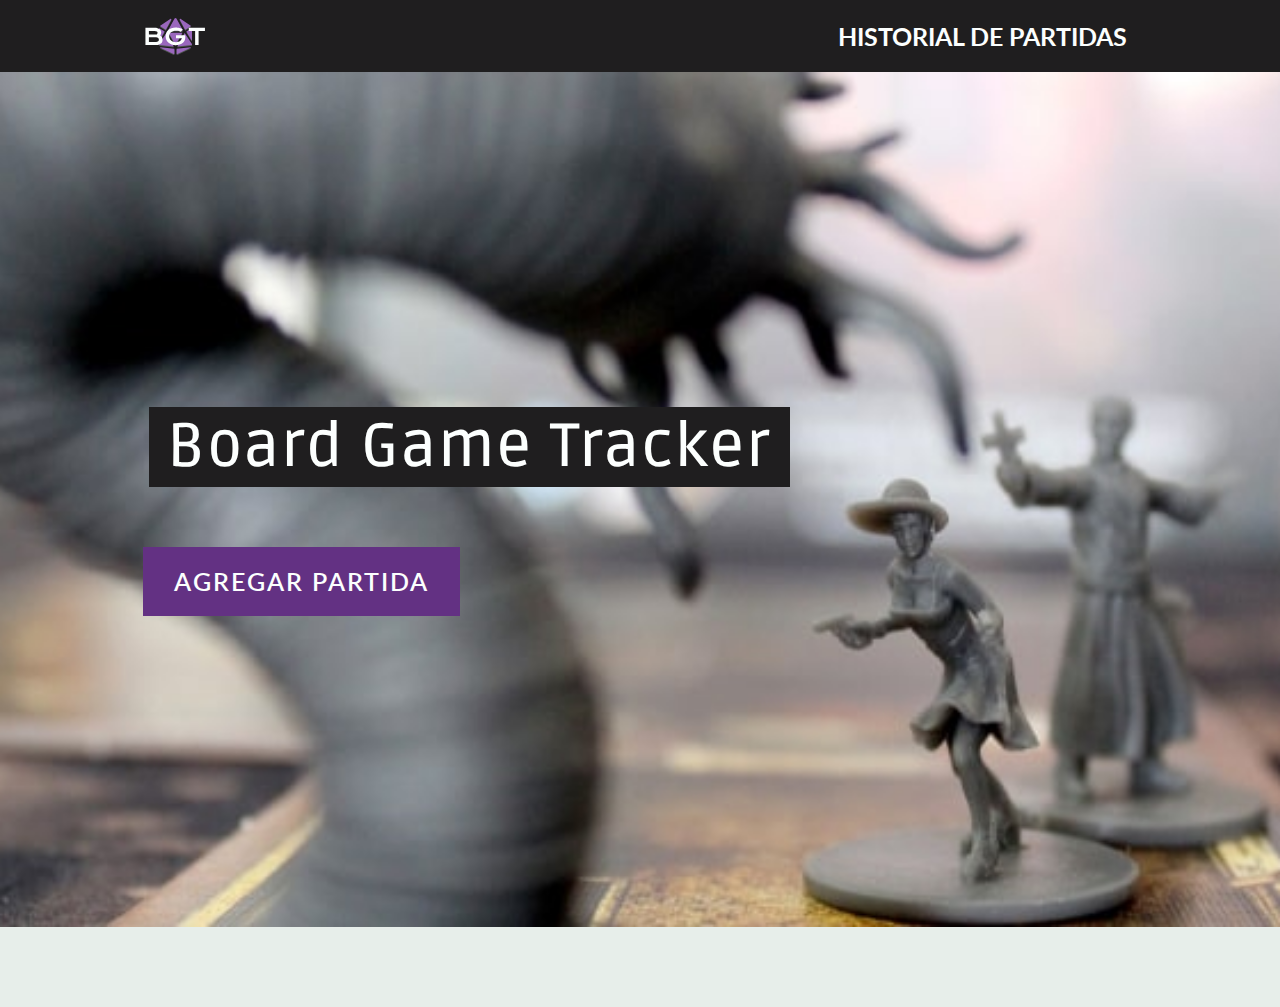
<file: index.html>
<!DOCTYPE html>
<html lang="es">
  <head>
    <meta charset="UTF-8" />
    <meta http-equiv="X-UA-Compatible" content="IE=edge" />
    <meta name="viewport" content="width=device-width, initial-scale=1.0" />
    <!-- Favicon -->
    <link rel="shortcut icon" type="image/png" href="./img/favicon.png" />
    <!-- Bootstrap CSS -->
    <link rel="stylesheet" href="./css/bootstrap.min.css" />
    <!-- CSS -->
    <link rel="stylesheet" href="./css/main.css" />
    <title>BGT Vanilla JS</title>
  </head>
  <body>
    <!-- Menú navegación -->
    <header class="sticky-top">
      <nav class="navbar navbar-expand-lg navbar-dark bg-dark">
        <div class="container">
          <a class="navbar-brand" href="index.html"><img src="./img/logo_dark.svg" alt="Logo" /></a>
          <button
            class="navbar-toggler"
            type="button"
            data-bs-toggle="collapse"
            data-bs-target="#navbarSupportedContent"
            aria-controls="navbarSupportedContent"
            aria-expanded="false"
            aria-label="Toggle navigation"
          >
            <span class="navbar-toggler-icon"></span>
          </button>
          <div class="collapse navbar-collapse" id="navbarSupportedContent">
            <ul class="navbar-nav ms-auto mb-2 mb-lg-0">
              <li class="nav-item">
                <a class="nav-link" href="#">Historial de partidas</a>
              </li>
            </ul>
          </div>
        </div>
      </nav>
    </header>

    <!-- Hero -->
    <section class="hero" id="index">
      <div class="hero__container container">
        <div class="row">
          <div class="col-12 col-md-9 col-lg-8">
            <h1 class="hero__title mb-5"><span>Board Game Tracker</span></h1>
            <a href="agregar-partida.html" class="btn btn__primary">Agregar partida</a>
          </div>
        </div>
      </div>
    </section>

    <!-- Main -->
    <main id="app">
      <div class="container">
        <div class="row">
          <div class="col"></div>
        </div>
      </div>
    </main>

    <!-- Bootstrap JS -->
    <script src="./js/bootstrap.bundle.min.js"></script>
  </body>
</html>
</file>
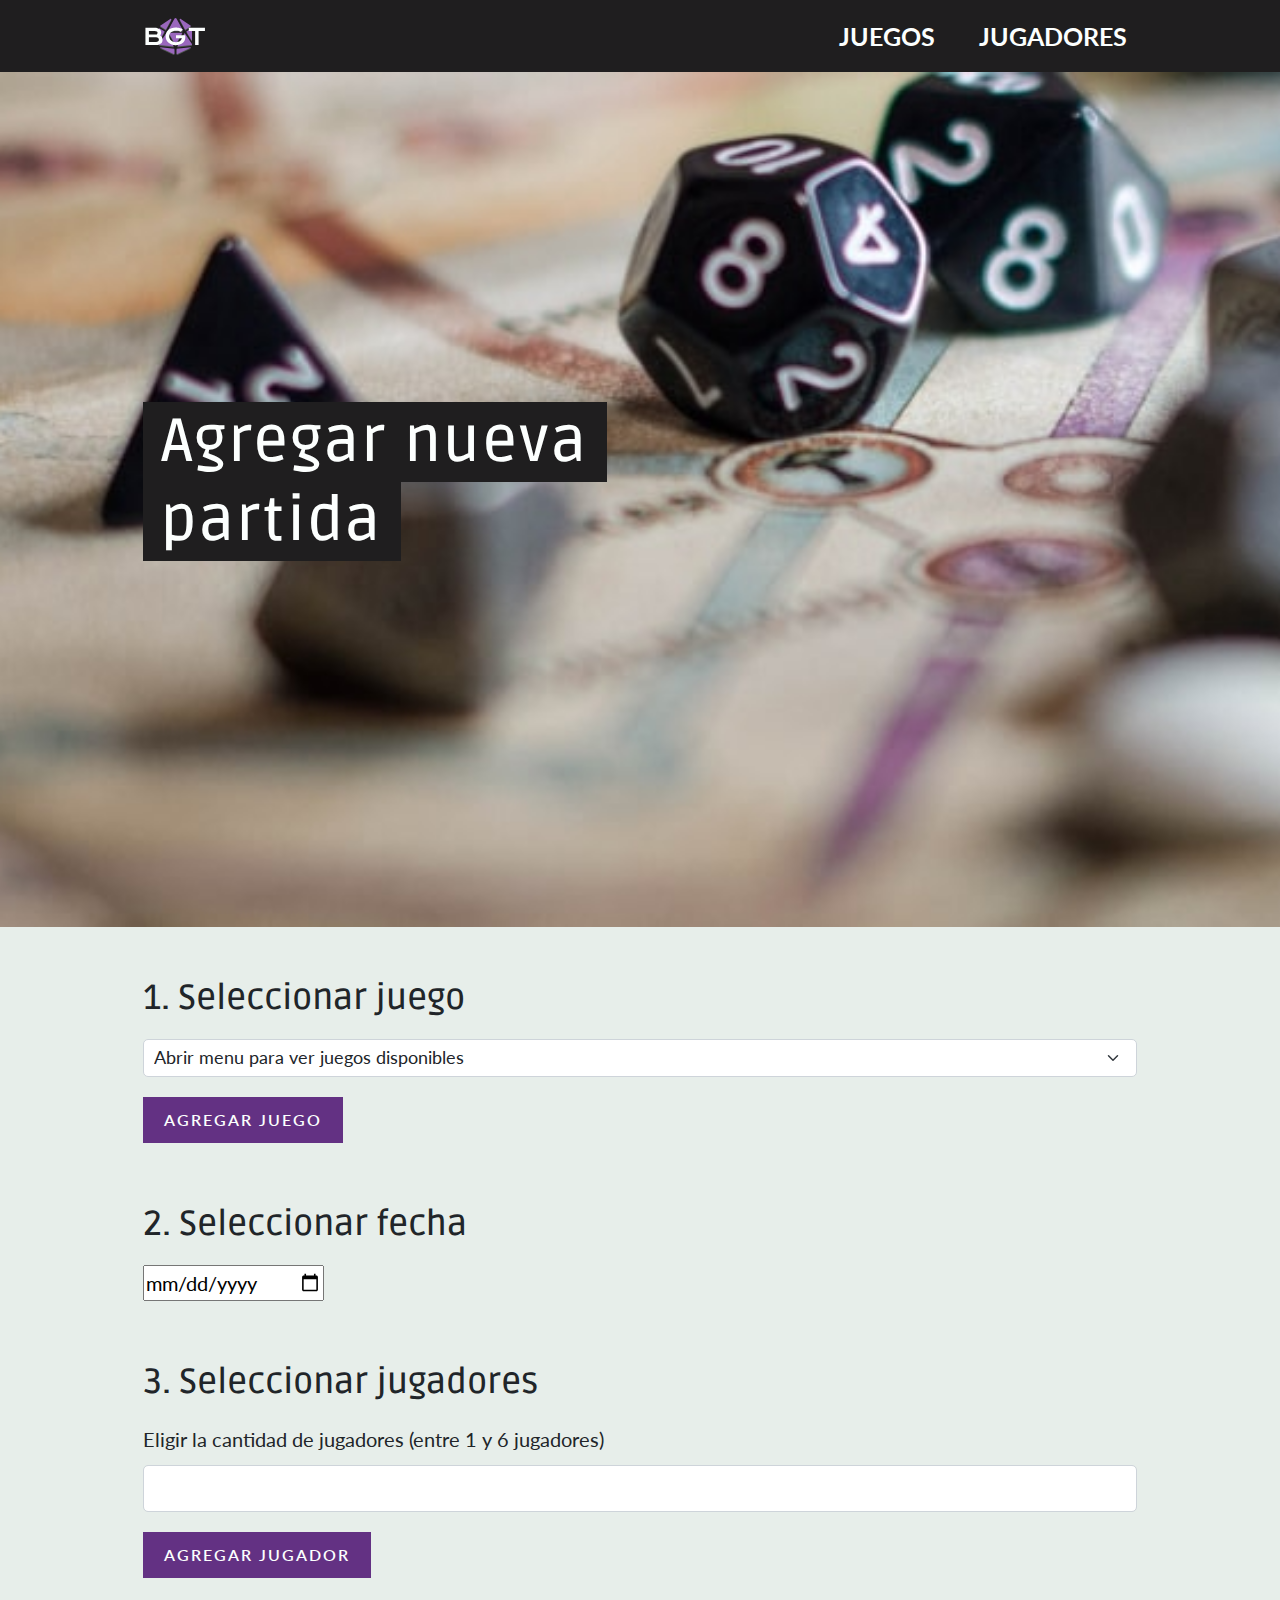
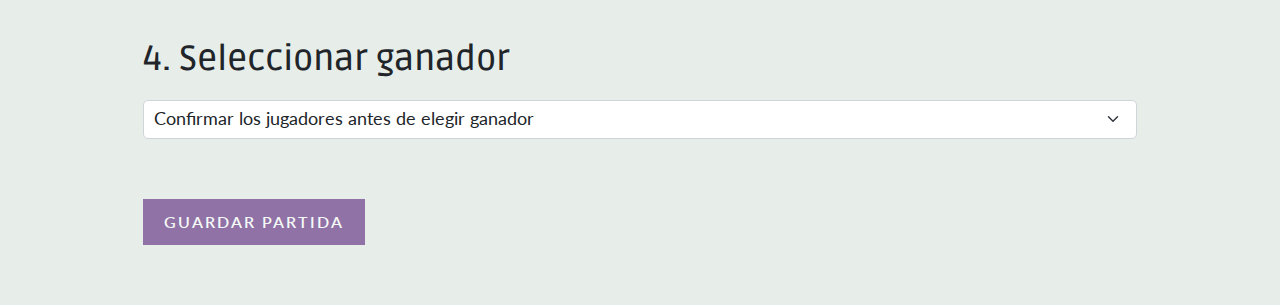
<file: agregar-partida.html>
<!DOCTYPE html>
<html lang="es">
  <head>
    <meta charset="UTF-8" />
    <meta http-equiv="X-UA-Compatible" content="IE=edge" />
    <meta name="viewport" content="width=device-width, initial-scale=1.0" />
    <!-- Favicon -->
    <link rel="shortcut icon" type="image/png" href="./img/favicon.png" />
    <!-- Bootstrap CSS -->
    <link rel="stylesheet" href="./css/bootstrap.min.css" />
    <!-- CSS -->
    <link rel="stylesheet" href="./css/main.css" />
    <title>Agregar partida - BGT Vanilla JS</title>
  </head>
  <body>
    <!-- Menú navegación -->
    <header class="sticky-top">
      <nav class="navbar navbar-expand-lg navbar-dark bg-dark">
        <div class="container">
          <a class="navbar-brand" href="index.html"><img src="./img/logo_dark.svg" alt="Logo" /></a>
          <button
            class="navbar-toggler"
            type="button"
            data-bs-toggle="collapse"
            data-bs-target="#navbarSupportedContent"
            aria-controls="navbarSupportedContent"
            aria-expanded="false"
            aria-label="Toggle navigation"
          >
            <span class="navbar-toggler-icon"></span>
          </button>
          <div class="collapse navbar-collapse" id="navbarSupportedContent">
            <ul class="navbar-nav ms-auto mb-2 mb-lg-0">
              <li class="nav-item">
                <a class="nav-link" href="./juegos.html">Juegos</a>
              </li>
              <li class="nav-item">
                <a class="nav-link" href="./jugadores.html">Jugadores</a>
              </li>
            </ul>
          </div>
        </div>
      </nav>
    </header>

    <!-- Hero -->
    <section class="hero" id="add-game">
      <div class="hero__container container">
        <div class="row">
          <div class="col-12 col-md-9 col-lg-8">
            <h1 class="hero__title mb-5"><span>Agregar nueva partida</span></h1>
          </div>
        </div>
      </div>
    </section>

    <!-- Main -->
    <main id="app">
      <div class="container">
        <div class="row">
          <div class="col">
            <form>
              <!-- Agregar juego -->
              <h3 class="mt-2 mb-3">1. Seleccionar juego</h3>
              <div class="mb-3">
                <select class="form-select form-select-sm mb-3" name="game-list" id="game-list">
                  <option selected>Abrir menu para ver juegos disponibles</option>
                </select>
                <a href="./juegos.html" id="btn-agregar-juego" class="btn btn__secondary">Agregar juego</a>
              </div>

              <!-- Agregar fecha -->
              <h3 class="mt-5 mb-3">2. Seleccionar fecha</h3>
              <div class="mb-3">
                <input type="date" name="game-date" id="game-date" />
              </div>

              <!-- Agregar jugadores, permite hasta un máximo de 6 jugadores -->
              <h3 class="mt-5 mb-3">3. Seleccionar jugadores</h3>
              <div class="mb-3">
                <label for="jugadores" class="form-label">Eligir la cantidad de jugadores (entre 1 y 6 jugadores)</label>
                <input class="form-control mb-3" id="jugadores" type="number" name="jugadores" list="opcionesJugadores" min="1" max="6" />

                <datalist id="opcionesJugadores">
                  <option value="1"></option>
                  <option value="2"></option>
                  <option value="3"></option>
                  <option value="4"></option>
                  <option value="5"></option>
                  <option value="6"></option>
                </datalist>

                <a href="./jugadores.html" id="btn-agregar-jugador" class="btn btn__secondary">Agregar jugador</a>
              </div>

              <!-- Seleccionar ganador -->
              <h3 class="mt-5 mb-3">4. Seleccionar ganador</h3>
              <div class="mb-3">
                <select class="form-select form-select-sm mb-3" name="players-list-winner" id="players-list-winner">
                  <option selected>Confirmar los jugadores antes de elegir ganador</option>
                </select>
              </div>

              <!-- Btn submit -->
              <div class="mt-5 mb-3">
                <button type="submit" class="btn btn__secondary" id="btn-submit" disabled>Guardar partida</button>
              </div>
            </form>
          </div>
        </div>
      </div>
    </main>

    <!-- JS -->
    <script src="./js/agregar-partida.js"></script>
    <!-- Bootstrap JS -->
    <script src="./js/bootstrap.bundle.min.js"></script>
  </body>
</html>
</file>
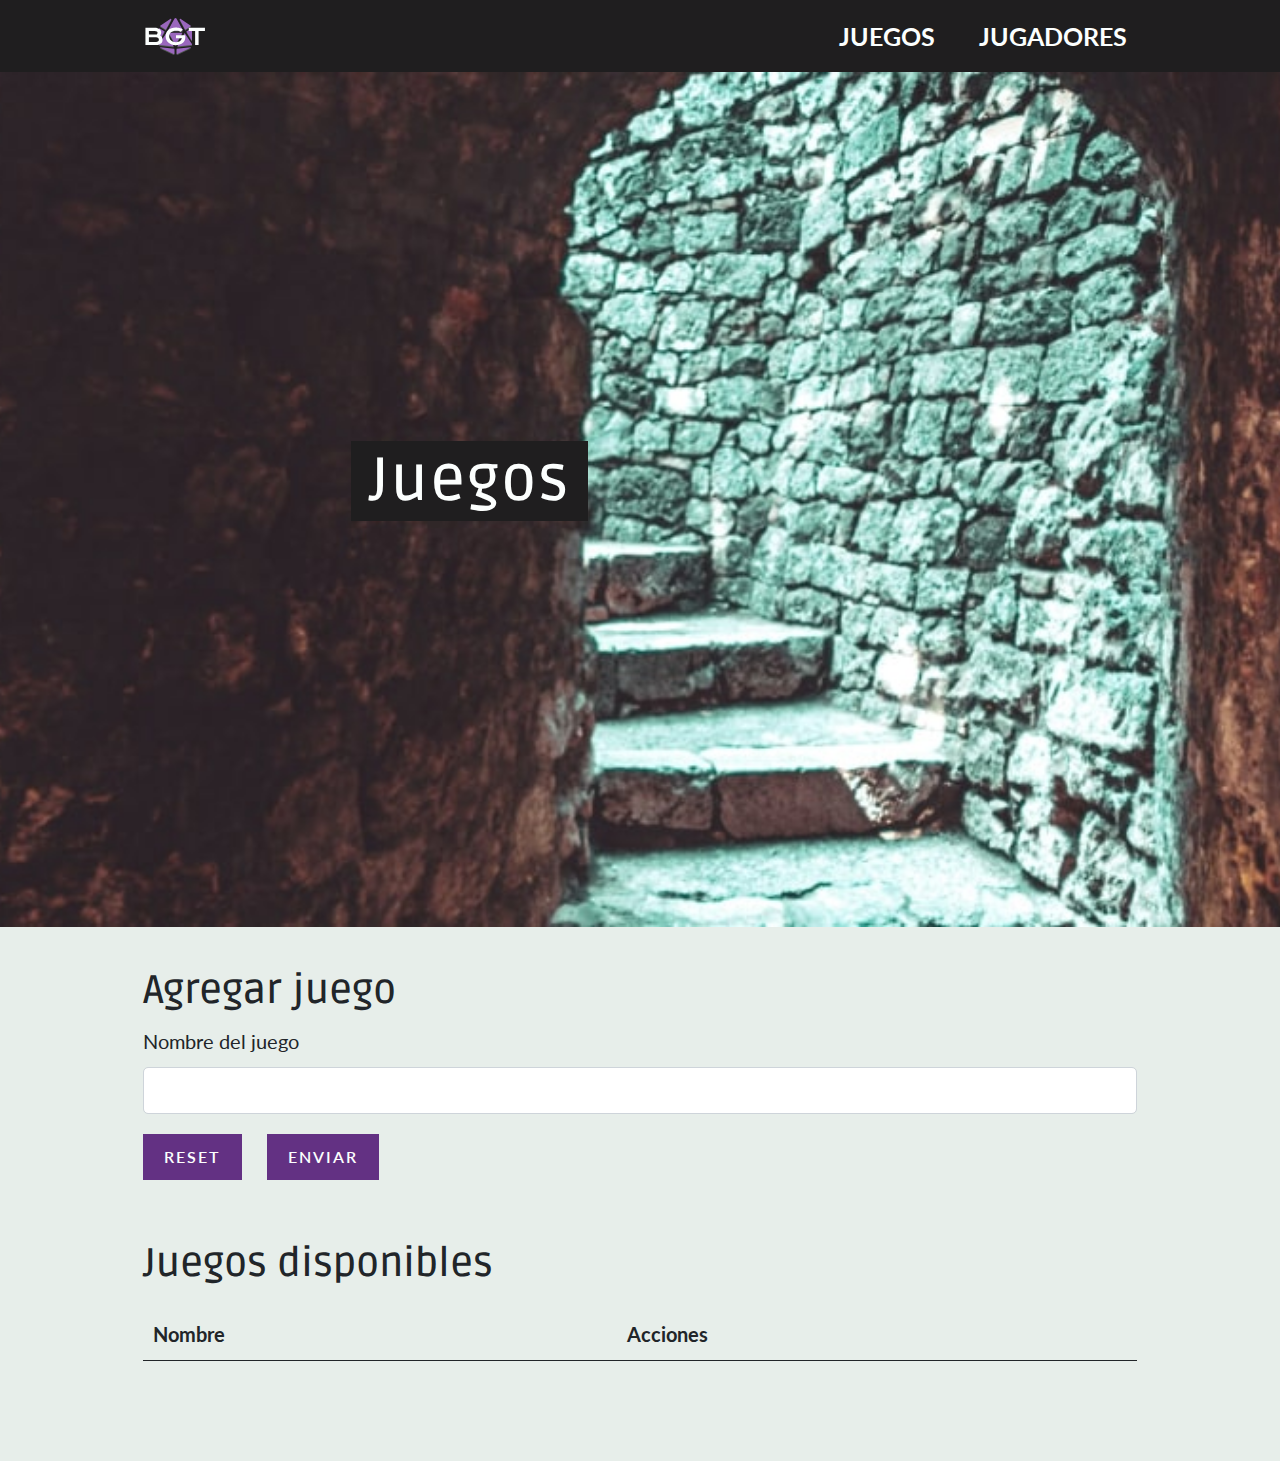
<file: juegos.html>
<!DOCTYPE html>
<html lang="es">
  <head>
    <meta charset="UTF-8" />
    <meta http-equiv="X-UA-Compatible" content="IE=edge" />
    <meta name="viewport" content="width=device-width, initial-scale=1.0" />
    <!-- Favicon -->
    <link rel="shortcut icon" type="image/png" href="./img/favicon.png" />
    <!-- Bootstrap CSS -->
    <link rel="stylesheet" href="./css/bootstrap.min.css" />
    <!-- CSS -->
    <link rel="stylesheet" href="./css/main.css" />
    <title>Juegos - BGT Vanilla JS</title>
  </head>
  <body>
    <!-- Menú navegación -->
    <header class="sticky-top">
      <nav class="navbar navbar-expand-lg navbar-dark bg-dark">
        <div class="container">
          <a class="navbar-brand" href="index.html"><img src="./img/logo_dark.svg" alt="Logo" /></a>
          <button
            class="navbar-toggler"
            type="button"
            data-bs-toggle="collapse"
            data-bs-target="#navbarSupportedContent"
            aria-controls="navbarSupportedContent"
            aria-expanded="false"
            aria-label="Toggle navigation"
          >
            <span class="navbar-toggler-icon"></span>
          </button>
          <div class="collapse navbar-collapse" id="navbarSupportedContent">
            <ul class="navbar-nav ms-auto mb-2 mb-lg-0">
              <li class="nav-item">
                <a class="nav-link" href="./juegos.html">Juegos</a>
              </li>
              <li class="nav-item">
                <a class="nav-link" href="./jugadores.html">Jugadores</a>
              </li>
            </ul>
          </div>
        </div>
      </nav>
    </header>

    <!-- Hero -->
    <section class="hero" id="games">
      <div class="hero__container container">
        <div class="row">
          <div class="col-12 col-md-9 col-lg-8">
            <h1 class="hero__title mb-5"><span>Juegos</span></h1>
          </div>
        </div>
      </div>
    </section>

    <!-- Main -->
    <main id="app">
      <div class="container">
        <div class="row">
          <div class="col" id="main-content">
            <div>
              <h2 id="game-crud-title">Agregar juego</h2>
              <form id="game-crud-form">
                <div class="mb-3">
                  <label for="game-name" class="form-label">Nombre del juego</label>
                  <input id="game-name" class="form-control" type="text" name="nombre" data-id="" data-name="" required/>
                </div>
                <div class="mb-3">
                  <button class="btn btn__secondary reset me-3">Reset</button>
                  <input type="submit" class="btn btn__secondary" value="Enviar" />
                </div>
              </form>
            </div>
            <div class="my-5">
              <h2 class="mb-3">Juegos disponibles</h2>
              <table id="game-crud-table" class="table">
                <thead>
                  <tr>
                    <th>Nombre</th>
                    <th>Acciones</th>
                  </tr>
                </thead>
                <tbody id="game-crud-table-content"></tbody>
              </table>
            </div>
          </div>
        </div>
      </div>
    </main>

    <!-- Bootstrap JS -->
    <script src="./js/bootstrap.bundle.min.js"></script>
    <!-- JS -->
    <script src="./js/juegos.js"></script>
  </body>
</html>
</file>
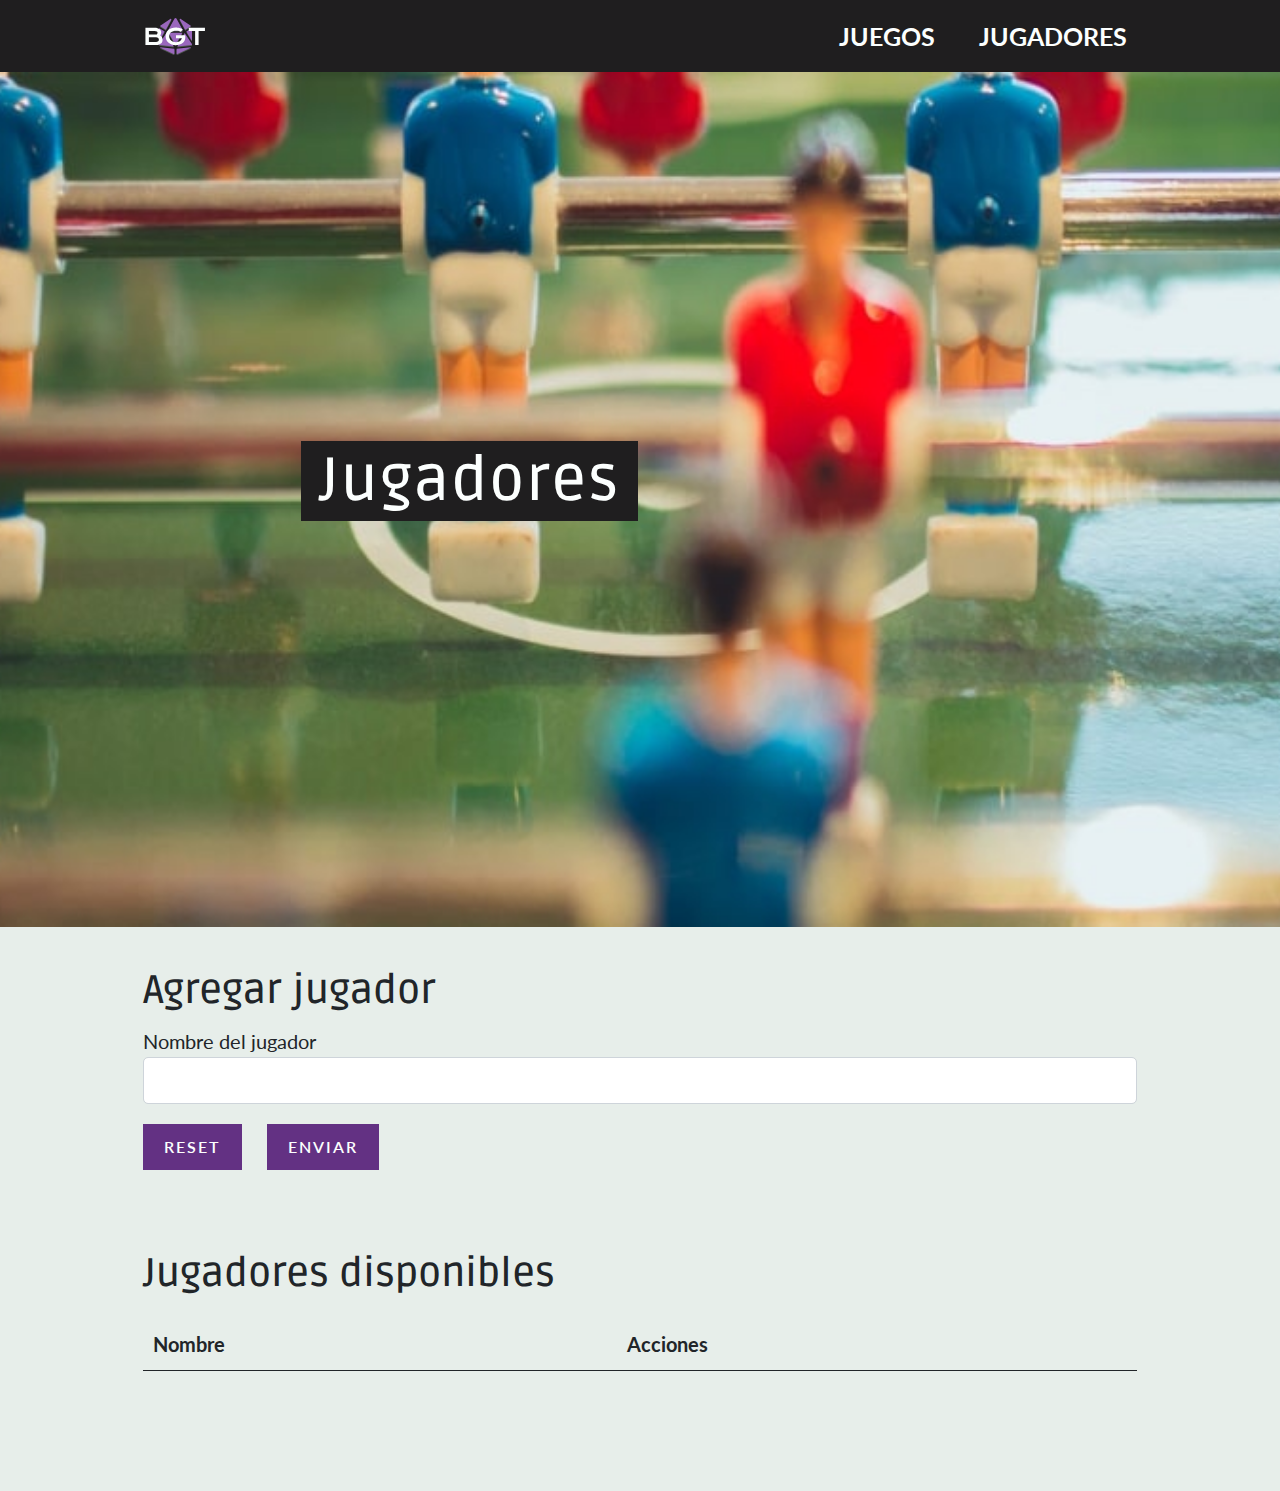
<file: jugadores.html>
<!DOCTYPE html>
<html lang="es">
  <head>
    <meta charset="UTF-8" />
    <meta http-equiv="X-UA-Compatible" content="IE=edge" />
    <meta name="viewport" content="width=device-width, initial-scale=1.0" />
    <!-- Favicon -->
    <link rel="shortcut icon" type="image/png" href="./img/favicon.png" />
    <!-- Bootstrap CSS -->
    <link rel="stylesheet" href="./css/bootstrap.min.css" />
    <!-- CSS -->
    <link rel="stylesheet" href="./css/main.css" />
    <title>Jugadores - BGT Vanilla JS</title>
  </head>
  <body>
    <!-- Menú navegación -->
    <header class="sticky-top">
      <nav class="navbar navbar-expand-lg navbar-dark bg-dark">
        <div class="container">
          <a class="navbar-brand" href="index.html"><img src="./img/logo_dark.svg" alt="Logo" /></a>
          <button
            class="navbar-toggler"
            type="button"
            data-bs-toggle="collapse"
            data-bs-target="#navbarSupportedContent"
            aria-controls="navbarSupportedContent"
            aria-expanded="false"
            aria-label="Toggle navigation"
          >
            <span class="navbar-toggler-icon"></span>
          </button>
          <div class="collapse navbar-collapse" id="navbarSupportedContent">
            <ul class="navbar-nav ms-auto mb-2 mb-lg-0">
              <li class="nav-item">
                <a class="nav-link" href="./juegos.html">Juegos</a>
              </li>
              <li class="nav-item">
                <a class="nav-link" href="./jugadores.html">Jugadores</a>
              </li>
            </ul>
          </div>
        </div>
      </nav>
    </header>

    <!-- Hero -->
    <section class="hero" id="players">
      <div class="hero__container container">
        <div class="row">
          <div class="col-12 col-md-9 col-lg-8">
            <h1 class="hero__title mb-5"><span>Jugadores</span></h1>
          </div>
        </div>
      </div>
    </section>

    <!-- Main -->
    <main id="app">
      <div class="container">
        <div class="row">
          <div class="col" id="main-content">
            <h2 id="crud-title">Agregar jugador</h2>
            <form id="crud-form">
              <div class="mb-3">
                <label for="name">Nombre del jugador</label>
                <input type="text" id="name" class="form-control" name="name" data-id="" data-name="" required />
              </div>
              <div class="mb-3">
                <button class="btn btn__secondary reset me-3">Reset</button>
                <input type="submit" class="btn btn__secondary" value="Enviar" />
              </div>
            </form>
          </div>
          <div class="my-5">
            <h2 class="mb-3">Jugadores disponibles</h2>
            <table id="crud-table" class="table">
              <thead>
                <tr>
                  <th>Nombre</th>
                  <th>Acciones</th>
                </tr>
              </thead>
              <tbody id="crud-table-content"></tbody>
            </table>
          </div>
        </div>
      </div>
    </main>

    <!-- Bootstrap JS -->
    <script src="./js/bootstrap.bundle.min.js"></script>
    <!-- JS -->
    <script src="./js/jugadores.js"></script>
  </body>
</html>
</file>
<file: css/main.css>
@charset "UTF-8";
@import url("https://fonts.googleapis.com/css2?family=Krona+One&family=Lato:wght@300;400;700&family=Outfit:wght@300;400;600&family=Ruda:wght@700;900&display=swap");
*,
*:before,
*:after {
  box-sizing: inherit;
}

html {
  box-sizing: border-box;
}

body {
  margin: 0;
  background-color: #E7EEEA;
}

img {
  width: 100%;
  display: block;
}

body {
  font-family: "Lato", sans-serif;
  line-height: 1.6rem;
}

p {
  line-height: 1.6rem;
}

h1,
h2,
h3,
h4,
h5,
h6 {
  font-family: "Ruda", sans-serif;
  margin-top: 0;
}

.d-none {
  display: none;
}

@media (min-width: 720px) {
  html {
    font-size: 1rem;
  }
}
@media (min-width: 1140px) {
  html {
    font-size: 1.25rem;
  }
}
@media (min-width: 1320px) {
  html {
    font-size: 1.563rem;
  }
}
.container {
  width: 80%;
  margin: 0 auto;
}

.btn {
  border-radius: 0;
  text-transform: uppercase;
  font-weight: 600;
  letter-spacing: 0.1rem;
}
.btn__primary {
  padding: 0.75rem 1.5rem;
  font-size: 1.25rem;
}
.btn__secondary {
  font-size: 0.8rem;
  padding: 0.5rem 1rem;
}
.btn__primary, .btn__secondary {
  background-color: #633183;
  color: #FCFFFE;
  transition: all 0.5s ease-in-out;
}
.btn__primary:hover, .btn__primary:focus, .btn__primary:active, .btn__secondary:hover, .btn__secondary:focus, .btn__secondary:active {
  background-color: #1F1E1F;
  color: #FCFFFE;
  transition: all 0.5s ease-in-out;
}
.btn__primary:focus, .btn__secondary:focus {
  box-shadow: 0 0 0 0.25rem #FCFFFE;
}

.card-grid {
  display: grid;
  grid-template-columns: minmax(300px, 1fr);
  grid-template-rows: auto;
  grid-gap: 1em;
}

@media (min-width: 700px) {
  .card-grid {
    grid-template-columns: repeat(2, minmax(300px, 1fr));
  }
}
@media (min-width: 1000px) {
  .card-grid {
    grid-template-columns: repeat(3, minmax(300px, 1fr));
  }
}
.game-card {
  max-width: 300px;
  margin-bottom: 1em;
}
.game-card__header, .game-card__body {
  padding: 1em;
}
.game-card__header {
  background-color: aquamarine;
}
.game-card__body {
  background-color: white;
}
.game-card__title, .game-card__date {
  margin: 0;
}
.game-card__title {
  font-size: 1.25rem;
}
.game-card__date {
  font-size: 0.8rem;
}

.game-card__players {
  margin: 0;
}

.game-card__body ul {
  margin: 0;
}

.type--deckbuilding {
  background-color: lightsalmon;
}
.type--strategy {
  background-color: lightseagreen;
}

.winner-img {
  width: 15px;
  height: 15px;
  display: inline;
}

/*  Hero    */
.hero {
  height: 95vh;
  padding: 1em 0;
  display: flex;
  max-width: 100%;
  -o-object-fit: cover;
     object-fit: cover;
  background-size: cover;
  background-repeat: no-repeat;
  background-position: center;
  /* El span pone el fondo de color y así 
  puedo tener que el fondo se mantenga en todo
  el texto sin depender de las col */
  /*  box-decoration-break en el span junto con 
      text-align en el title/text hacen que el 
      fondo se pegue al contenido del texto
   */
}
.hero__container {
  display: flex;
  flex-direction: column;
  justify-content: center;
  align-content: center;
}
.hero__title {
  margin: 0.5em 0;
  letter-spacing: 2px;
}
.hero__text {
  margin: 0 0 1.5em 0;
  font-size: 3.052rem;
}
.hero__title, .hero__text {
  color: #FCFFFE;
  font-family: "Ruda", sans-serif;
  align-self: start;
  justify-self: center;
  text-align: left;
}
.hero__title span, .hero__text span {
  background-color: #1F1E1F;
  /*  agregar los dos que brave no soporta 
      box-decoration-break solo
   */
  box-decoration-break: clone;
  -webkit-box-decoration-break: clone;
}
.hero__title span {
  font-size: 3.052rem;
  padding: 0.05em 0.3em 0.05em 0.3em;
  line-height: 1.3;
}
.hero__text span {
  font-size: 1.25rem;
  padding: 0.25em 0.7em;
  margin-bottom: 3rem;
  line-height: 1.6;
  font-weight: 300;
}

@media (min-width: 1600px) {
  .hero {
    height: 85vh;
  }
}
#index {
  background-image: url(../img/hero_bg_img2.jpg);
}

#add-game {
  background-image: url(../img/hero_bg_add_game.jpg);
}

#games {
  background-image: url(../img/hero_bg_games.jpg);
}

#players {
  background-image: url(../img/hero_bg_players.jpg);
}

#app {
  padding: 2rem 0;
}

/*  Header  */
.navbar {
  background-color: #1F1E1F !important;
}

.nav-link {
  font-size: 1.25rem;
  font-weight: 700;
  font-family: "Lato", sans-serif;
}

/*  Agrega margin a los nav-links en desktop */
@media (min-width: 996px) {
  .nav-item {
    margin-left: 1.2rem !important;
  }
}
.navbar-dark,
.navbar-brand,
.navbar-nav,
.nav-link {
  color: #FCFFFE !important;
  text-transform: uppercase;
  transition: all 0.5s ease-in-out;
}
.navbar-dark:hover, .navbar-dark:focus,
.navbar-brand:hover,
.navbar-brand:focus,
.navbar-nav:hover,
.navbar-nav:focus,
.nav-link:hover,
.nav-link:focus {
  color: #633183 !important;
  transition: all 0.5s ease-in-out;
}

.active {
  font-weight: 700;
  color: #FCFFFE !important;
}

.navbar-dark,
.navbar-toggler {
  color: #FCFFFE;
}
.navbar-dark:hover, .navbar-dark:focus,
.navbar-toggler:hover,
.navbar-toggler:focus {
  color: #633183;
}

.bg-dark {
  background-color: #1F1E1F !important;
}

.anchor {
  display: block;
  height: 79px;
  margin-top: -79px;
  visibility: hidden;
}/*# sourceMappingURL=main.css.map */
</file>
